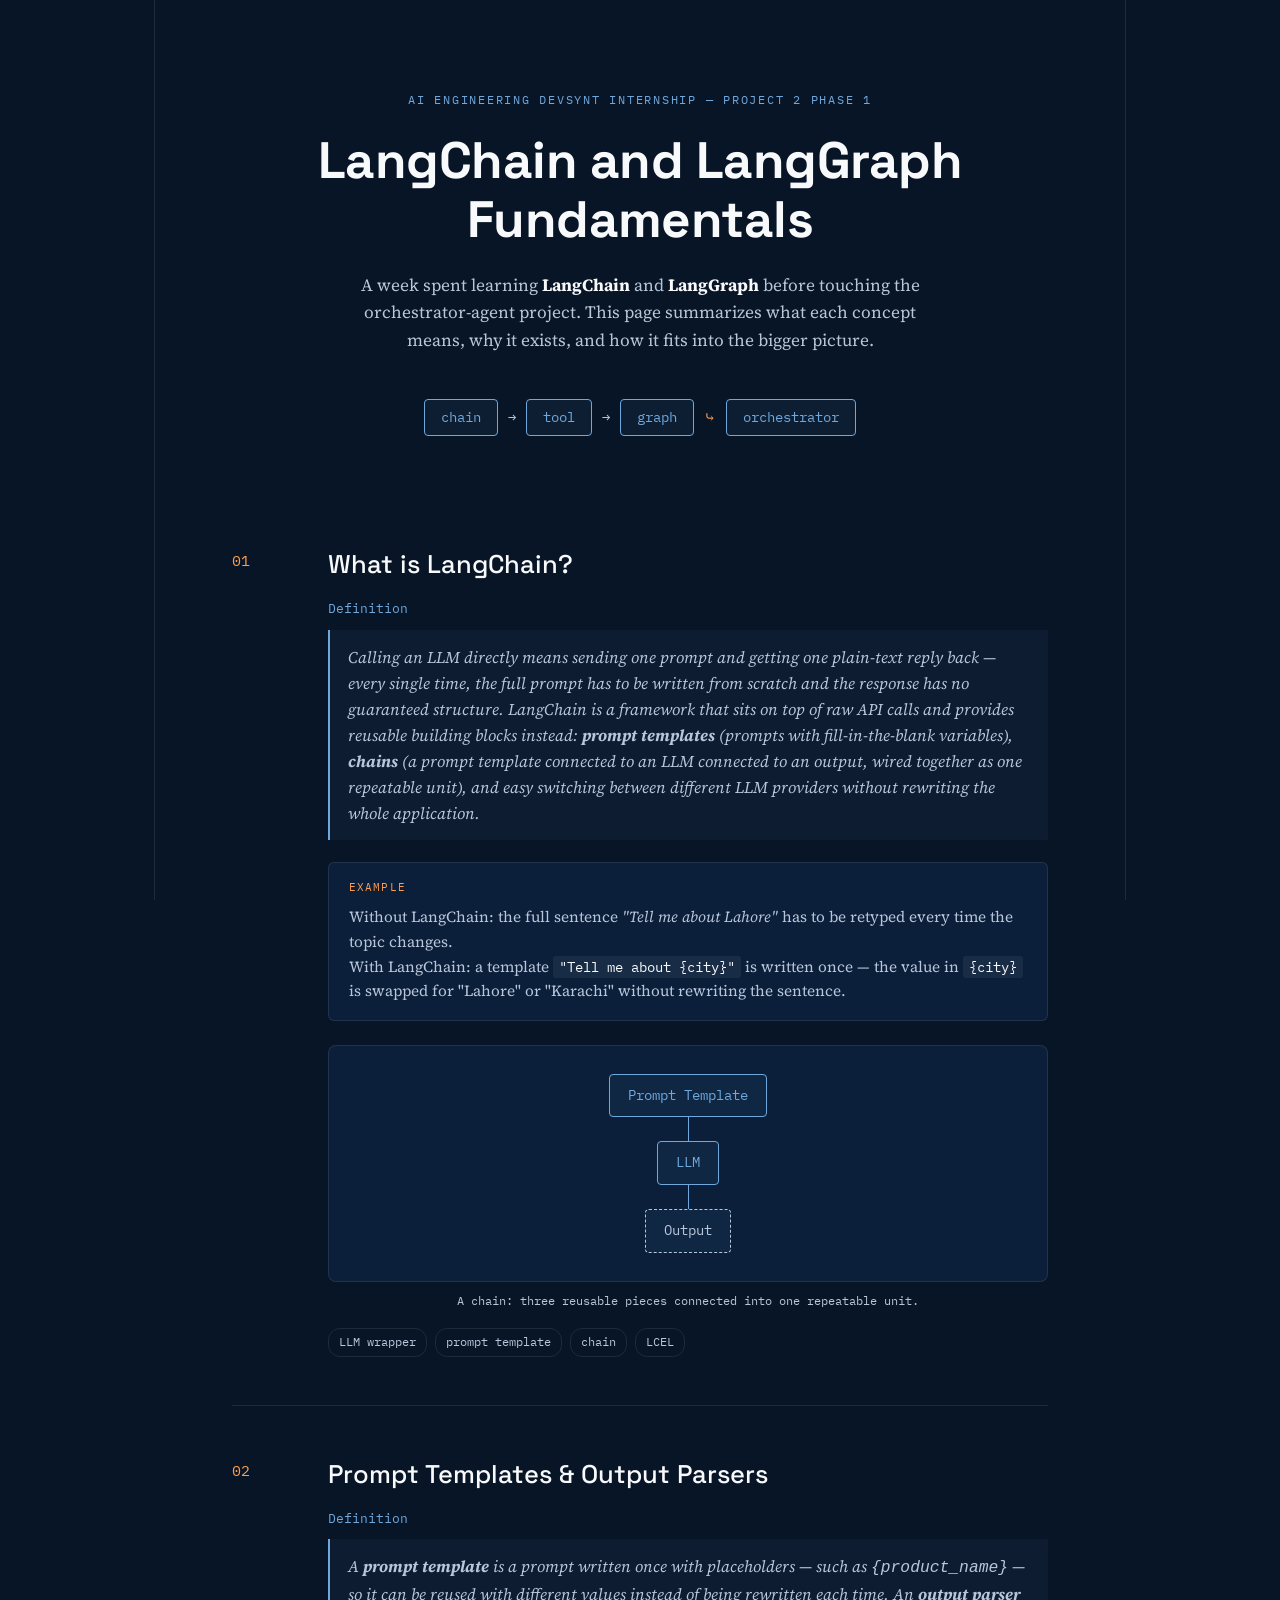
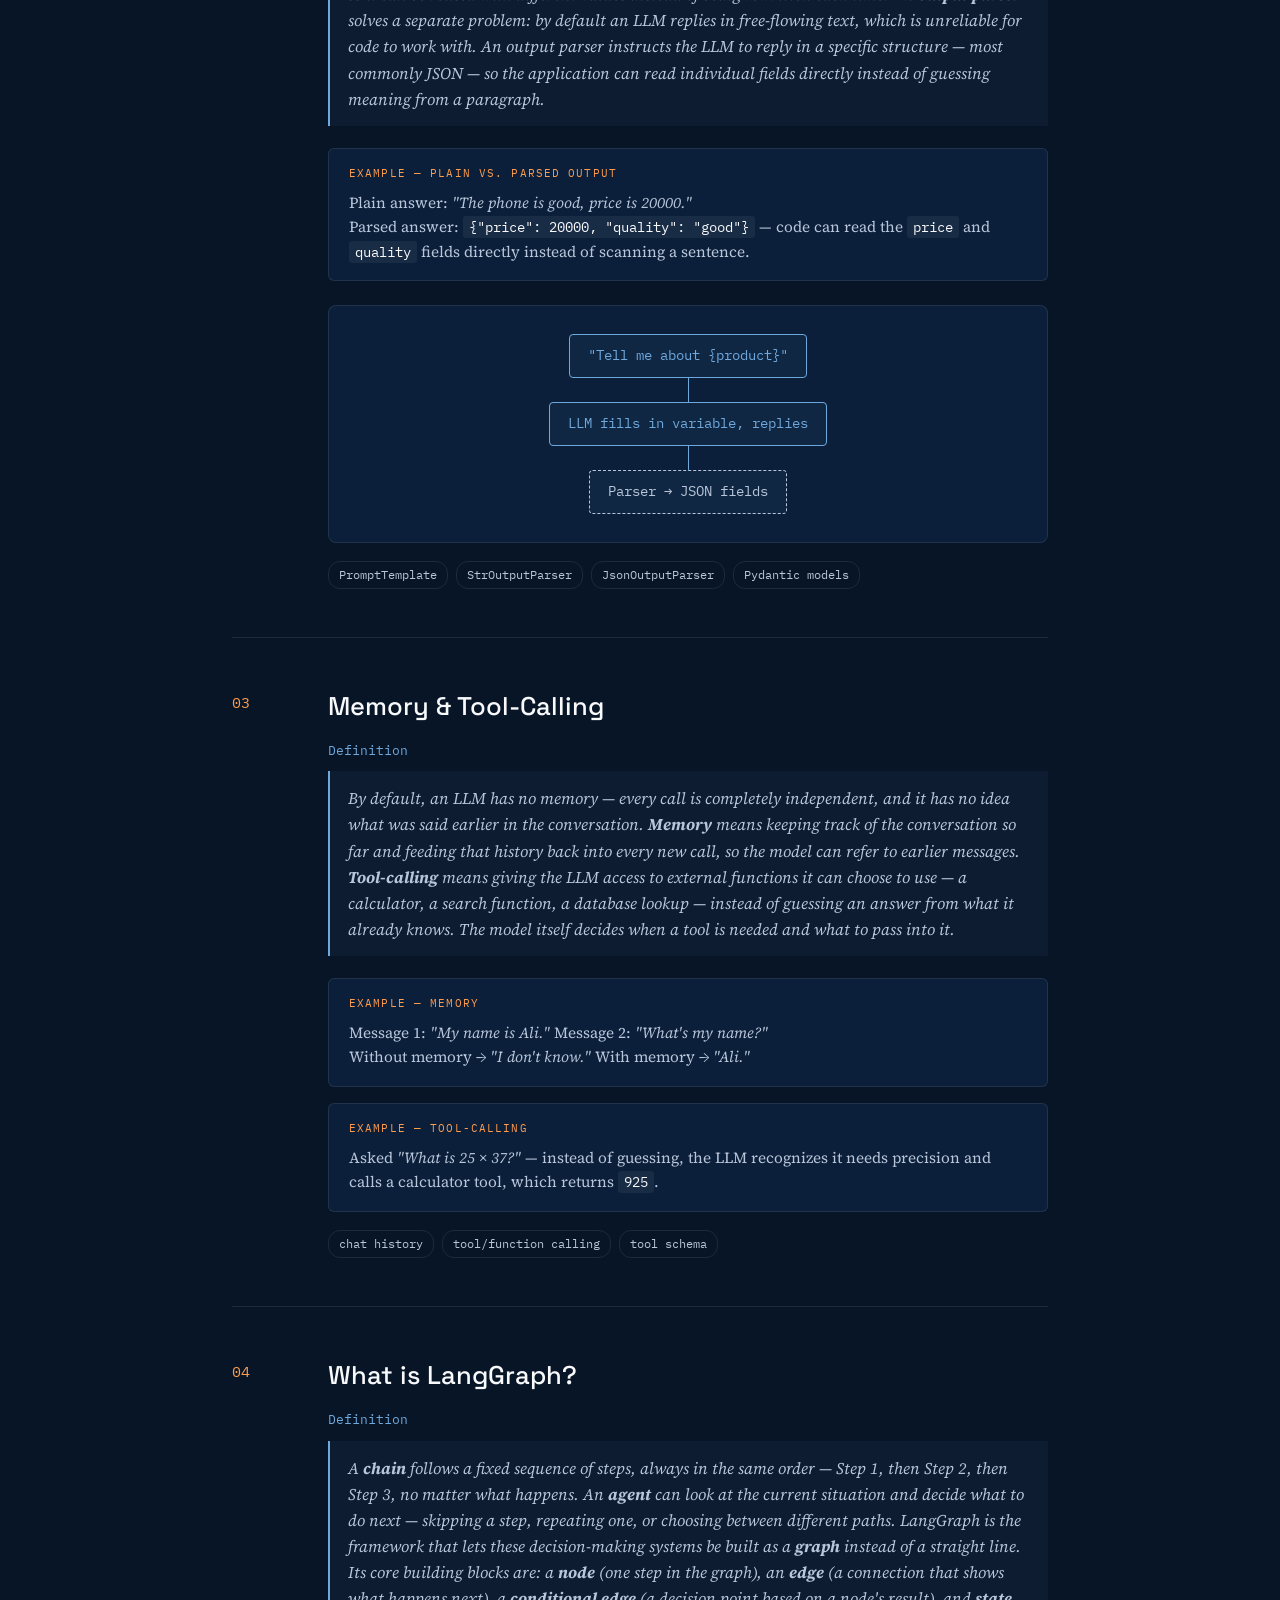
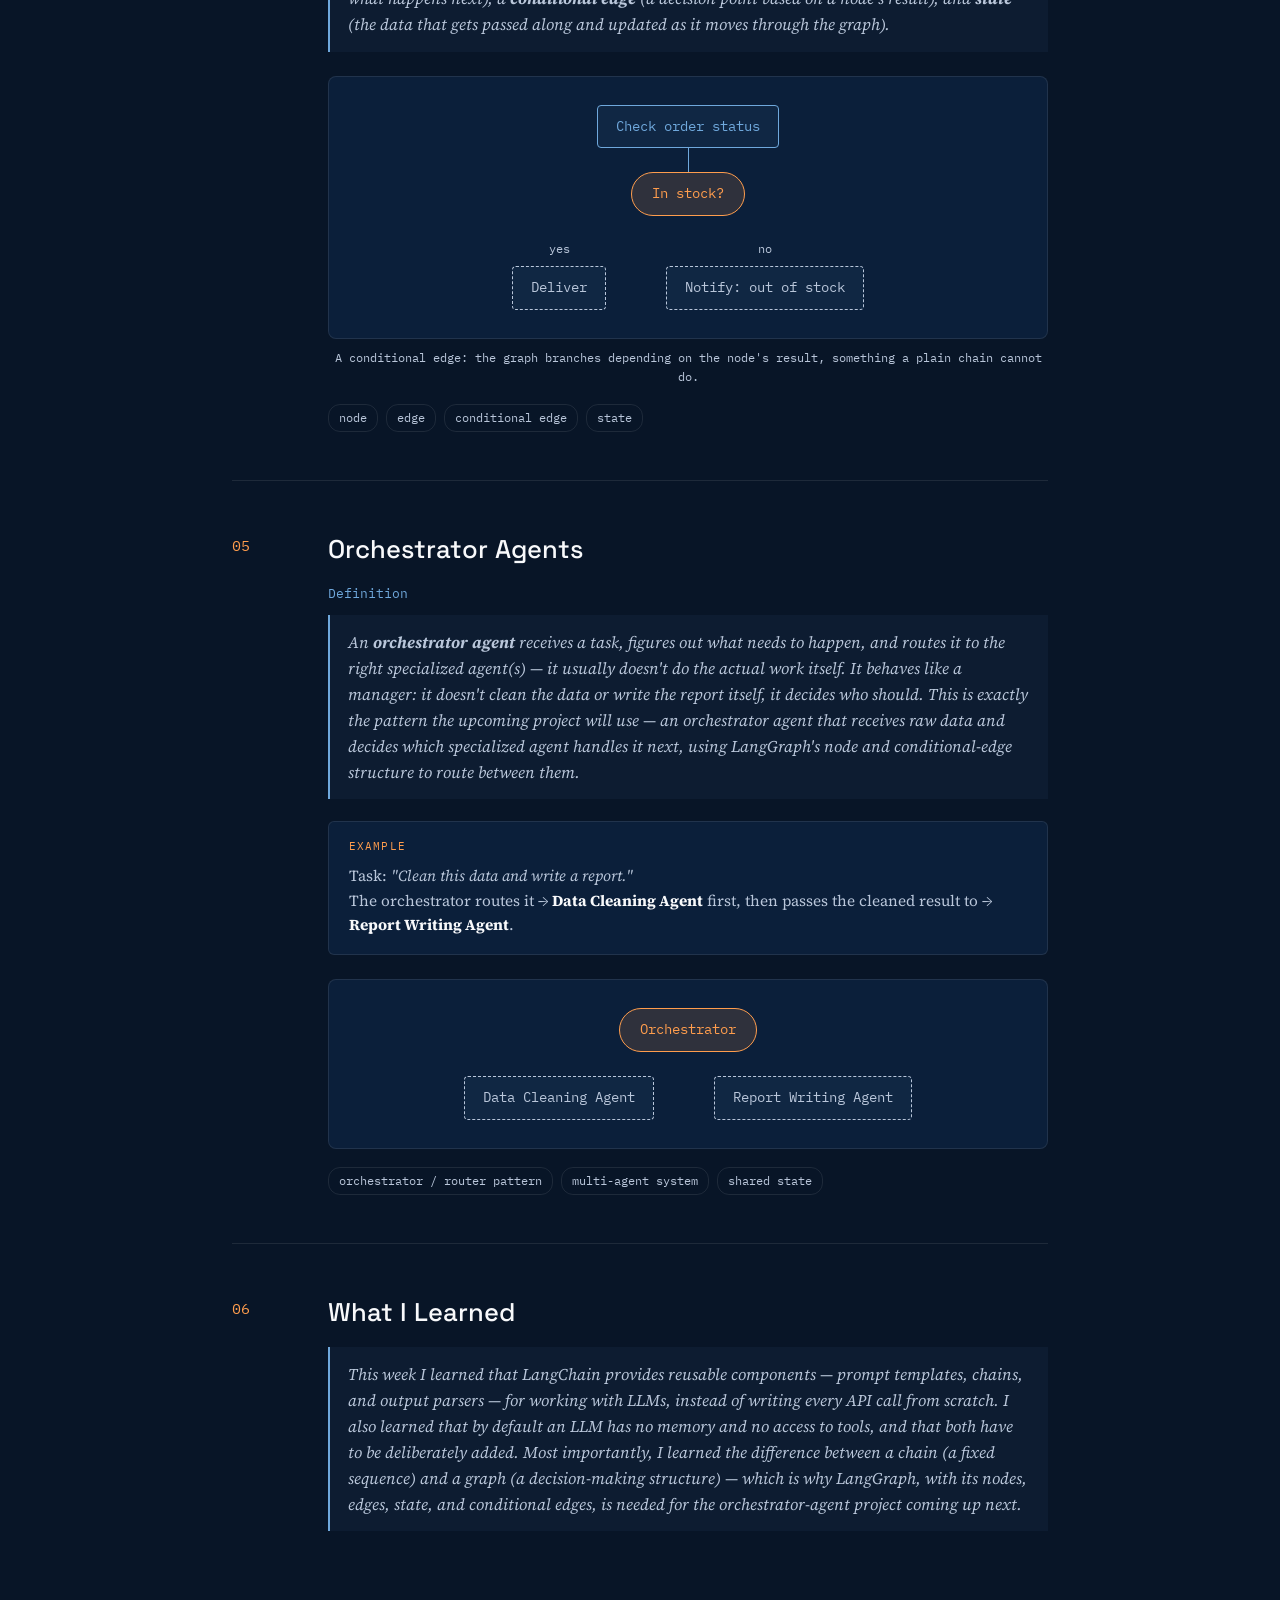
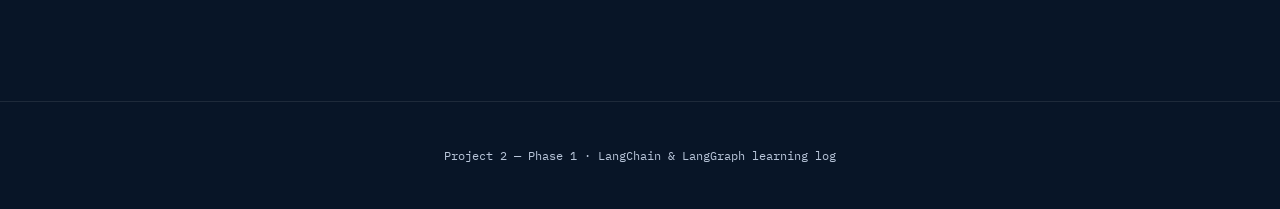
<file: project2-phase1/index.html>
<!DOCTYPE html>
<html lang="en">
<head>
<meta charset="UTF-8">
<meta name="viewport" content="width=device-width, initial-scale=1.0">
<title>LangChain &amp; LangGraph — Learning Log</title>
<link rel="preconnect" href="https://fonts.googleapis.com">
<link href="https://fonts.googleapis.com/css2?family=Space+Grotesk:wght@400;500;700&family=IBM+Plex+Mono:wght@400;500&family=Source+Serif+4:opsz,wght@8..60,400;8..60,600&display=swap" rel="stylesheet">
<link rel="stylesheet" href="style.css">
</head>
<body>

<div class="grid-line grid-line-1"></div>
<div class="grid-line grid-line-2"></div>

<header class="hero">
  <p class="eyebrow">AI Engineering DevSynt Internship — Project 2 Phase 1</p>
  <h1>LangChain and LangGraph Fundamentals</h1>
  <p class="hero-sub">A week spent learning <strong>LangChain</strong> and <strong>LangGraph</strong> before touching the orchestrator-agent project. This page summarizes what each concept means, why it exists, and how it fits into the bigger picture.</p>
  <div class="hero-path">
    <span class="node">chain</span>
    <span class="arrow">→</span>
    <span class="node">tool</span>
    <span class="arrow">→</span>
    <span class="node node-decision">graph</span>
    <span class="arrow arrow-split">⤷</span>
    <span class="node node-end">orchestrator</span>
  </div>
</header>

<main>

  <section class="concept" id="langchain">
    <div class="concept-index">01</div>
    <div class="concept-body">
      <h2>What is LangChain?</h2>
      <p class="prompt-hint">Definition</p>
      <p class="fill">Calling an LLM directly means sending one prompt and getting one plain-text reply back — every single time, the full prompt has to be written from scratch and the response has no guaranteed structure. LangChain is a framework that sits on top of raw API calls and provides reusable building blocks instead: <strong>prompt templates</strong> (prompts with fill-in-the-blank variables), <strong>chains</strong> (a prompt template connected to an LLM connected to an output, wired together as one repeatable unit), and easy switching between different LLM providers without rewriting the whole application.</p>
      <div class="example-box">
        <span class="example-label">Example</span>
        <p>Without LangChain: the full sentence <em>"Tell me about Lahore"</em> has to be retyped every time the topic changes.<br>
        With LangChain: a template <code>"Tell me about {city}"</code> is written once — the value in <code>{city}</code> is swapped for "Lahore" or "Karachi" without rewriting the sentence.</p>
      </div>
      <div class="diagram">
        <div class="dnode">Prompt Template</div>
        <div class="dline"></div>
        <div class="dnode">LLM</div>
        <div class="dline"></div>
        <div class="dnode dnode-end">Output</div>
      </div>
      <p class="caption">A chain: three reusable pieces connected into one repeatable unit.</p>
      <div class="terms">
        <span>LLM wrapper</span><span>prompt template</span><span>chain</span><span>LCEL</span>
      </div>
    </div>
  </section>

  <section class="concept" id="prompts">
    <div class="concept-index">02</div>
    <div class="concept-body">
      <h2>Prompt Templates &amp; Output Parsers</h2>
      <p class="prompt-hint">Definition</p>
      <p class="fill">A <strong>prompt template</strong> is a prompt written once with placeholders — such as <code>{product_name}</code> — so it can be reused with different values instead of being rewritten each time. An <strong>output parser</strong> solves a separate problem: by default an LLM replies in free-flowing text, which is unreliable for code to work with. An output parser instructs the LLM to reply in a specific structure — most commonly JSON — so the application can read individual fields directly instead of guessing meaning from a paragraph.</p>
      <div class="example-box">
        <span class="example-label">Example — Plain vs. Parsed Output</span>
        <p>Plain answer: <em>"The phone is good, price is 20000."</em><br>
        Parsed answer: <code>{"price": 20000, "quality": "good"}</code> — code can read the <code>price</code> and <code>quality</code> fields directly instead of scanning a sentence.</p>
      </div>
      <div class="diagram">
        <div class="dnode">"Tell me about {product}"</div>
        <div class="dline"></div>
        <div class="dnode">LLM fills in variable, replies</div>
        <div class="dline"></div>
        <div class="dnode dnode-end">Parser → JSON fields</div>
      </div>
      <div class="terms">
        <span>PromptTemplate</span><span>StrOutputParser</span><span>JsonOutputParser</span><span>Pydantic models</span>
      </div>
    </div>
  </section>

  <section class="concept" id="memory-tools">
    <div class="concept-index">03</div>
    <div class="concept-body">
      <h2>Memory &amp; Tool-Calling</h2>
      <p class="prompt-hint">Definition</p>
      <p class="fill">By default, an LLM has no memory — every call is completely independent, and it has no idea what was said earlier in the conversation. <strong>Memory</strong> means keeping track of the conversation so far and feeding that history back into every new call, so the model can refer to earlier messages. <strong>Tool-calling</strong> means giving the LLM access to external functions it can choose to use — a calculator, a search function, a database lookup — instead of guessing an answer from what it already knows. The model itself decides when a tool is needed and what to pass into it.</p>
      <div class="example-box">
        <span class="example-label">Example — Memory</span>
        <p>Message 1: <em>"My name is Ali."</em> Message 2: <em>"What's my name?"</em><br>
        Without memory → <em>"I don't know."</em> With memory → <em>"Ali."</em></p>
      </div>
      <div class="example-box">
        <span class="example-label">Example — Tool-Calling</span>
        <p>Asked <em>"What is 25 × 37?"</em> — instead of guessing, the LLM recognizes it needs precision and calls a calculator tool, which returns <code>925</code>.</p>
      </div>
      <div class="terms">
        <span>chat history</span><span>tool/function calling</span><span>tool schema</span>
      </div>
    </div>
  </section>

  <section class="concept concept-graph" id="langgraph">
    <div class="concept-index">04</div>
    <div class="concept-body">
      <h2>What is LangGraph?</h2>
      <p class="prompt-hint">Definition</p>
      <p class="fill">A <strong>chain</strong> follows a fixed sequence of steps, always in the same order — Step 1, then Step 2, then Step 3, no matter what happens. An <strong>agent</strong> can look at the current situation and decide what to do next — skipping a step, repeating one, or choosing between different paths. LangGraph is the framework that lets these decision-making systems be built as a <strong>graph</strong> instead of a straight line. Its core building blocks are: a <strong>node</strong> (one step in the graph), an <strong>edge</strong> (a connection that shows what happens next), a <strong>conditional edge</strong> (a decision point based on a node's result), and <strong>state</strong> (the data that gets passed along and updated as it moves through the graph).</p>

      <div class="diagram">
        <div class="dnode">Check order status</div>
        <div class="dline"></div>
        <div class="ddecision">In stock?</div>
        <div class="dbranch">
          <div class="dbranch-path">
            <span class="dlabel">yes</span>
            <div class="dnode dnode-end">Deliver</div>
          </div>
          <div class="dbranch-path">
            <span class="dlabel">no</span>
            <div class="dnode dnode-end">Notify: out of stock</div>
          </div>
        </div>
      </div>
      <p class="caption">A conditional edge: the graph branches depending on the node's result, something a plain chain cannot do.</p>

      <div class="terms">
        <span>node</span><span>edge</span><span>conditional edge</span><span>state</span>
      </div>
    </div>
  </section>

  <section class="concept" id="orchestrator">
    <div class="concept-index">05</div>
    <div class="concept-body">
      <h2>Orchestrator Agents</h2>
      <p class="prompt-hint">Definition</p>
      <p class="fill">An <strong>orchestrator agent</strong> receives a task, figures out what needs to happen, and routes it to the right specialized agent(s) — it usually doesn't do the actual work itself. It behaves like a manager: it doesn't clean the data or write the report itself, it decides who should. This is exactly the pattern the upcoming project will use — an orchestrator agent that receives raw data and decides which specialized agent handles it next, using LangGraph's node and conditional-edge structure to route between them.</p>
      <div class="example-box">
        <span class="example-label">Example</span>
        <p>Task: <em>"Clean this data and write a report."</em><br>
        The orchestrator routes it → <strong>Data Cleaning Agent</strong> first, then passes the cleaned result to → <strong>Report Writing Agent</strong>.</p>
      </div>
      <div class="diagram">
        <div class="dnode ddecision">Orchestrator</div>
        <div class="dbranch">
          <div class="dbranch-path">
            <div class="dnode dnode-end">Data Cleaning Agent</div>
          </div>
          <div class="dbranch-path">
            <div class="dnode dnode-end">Report Writing Agent</div>
          </div>
        </div>
      </div>
      <div class="terms">
        <span>orchestrator / router pattern</span><span>multi-agent system</span><span>shared state</span>
      </div>
    </div>
  </section>

  <section class="concept" id="learned">
    <div class="concept-index">06</div>
    <div class="concept-body">
      <h2>What I Learned</h2>
      <p class="fill">This week I learned that LangChain provides reusable components — prompt templates, chains, and output parsers — for working with LLMs, instead of writing every API call from scratch. I also learned that by default an LLM has no memory and no access to tools, and that both have to be deliberately added. Most importantly, I learned the difference between a chain (a fixed sequence) and a graph (a decision-making structure) — which is why LangGraph, with its nodes, edges, state, and conditional edges, is needed for the orchestrator-agent project coming up next.</p>
    </div>
  </section>

</main>

<footer>
  <p>Project 2 — Phase 1 · LangChain &amp; LangGraph learning log</p>
</footer>

</body>
</html>
</file>
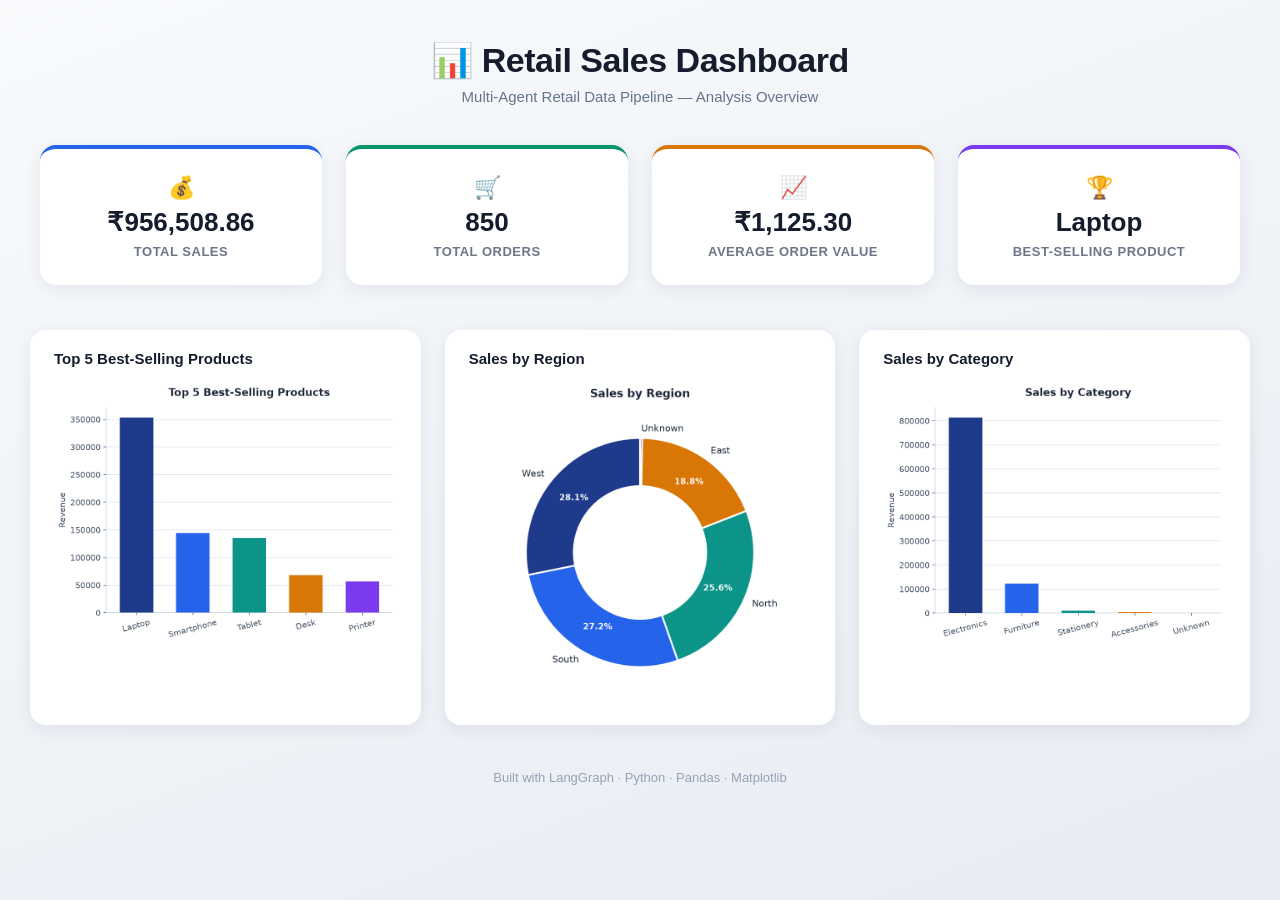
<file: project2-phase2/dashboard/index.html>
<!DOCTYPE html>
<html lang="en">
<head>
<meta charset="UTF-8">
<title>Retail Sales Dashboard</title>
<style>
    * {
        box-sizing: border-box;
    }

    body {
        font-family: 'Segoe UI', Arial, sans-serif;
        background: linear-gradient(160deg, #f8fafc 0%, #e8ecf3 100%);
        margin: 0;
        padding: 40px 30px;
        min-height: 100vh;
    }

    .header {
        text-align: center;
        margin-bottom: 40px;
    }

    .header h1 {
        color: #141c2d;
        font-size: 34px;
        margin: 0;
        letter-spacing: -0.5px;
    }

    .header p {
        color: #64748b;
        font-size: 15px;
        margin-top: 8px;
    }

    .cards {
        display: flex;
        justify-content: center;
        gap: 24px;
        flex-wrap: wrap;
        margin-bottom: 45px;
        max-width: 1200px;
        margin-left: auto;
        margin-right: auto;
    }

    .card {
        background: #ffffff;
        border-radius: 16px;
        padding: 26px 34px;
        box-shadow: 0 4px 18px rgba(20, 28, 45, 0.08);
        text-align: center;
        min-width: 210px;
        flex: 1;
        border-top: 4px solid var(--accent, #2563eb);
        transition: transform 0.15s ease;
    }

    .card:hover {
        transform: translateY(-4px);
    }

    .card .icon {
        font-size: 22px;
        margin-bottom: 6px;
    }

    .card h2 {
        margin: 4px 0 0;
        color: #141c2d;
        font-size: 26px;
        font-weight: 700;
    }

    .card p {
        margin: 6px 0 0;
        color: #6b7686;
        font-size: 13px;
        text-transform: uppercase;
        letter-spacing: 0.5px;
        font-weight: 600;
    }

    .card.sales { --accent: #2563eb; }
    .card.orders { --accent: #059669; }
    .card.avg { --accent: #d97706; }
    .card.top { --accent: #7c3aed; }

    .charts {
        display: flex;
        justify-content: center;
        gap: 24px;
        flex-wrap: wrap;
        max-width: 1300px;
        margin: 0 auto;
    }

    .chart-card {
        background: #ffffff;
        border-radius: 16px;
        padding: 20px;
        box-shadow: 0 4px 18px rgba(20, 28, 45, 0.08);
        flex: 1;
        min-width: 340px;
        max-width: 420px;
    }

    .chart-card h3 {
        color: #141c2d;
        font-size: 15px;
        margin: 0 0 12px 4px;
        font-weight: 600;
    }

    .chart-card img {
        width: 100%;
        border-radius: 10px;
        display: block;
    }

    .footer {
        text-align: center;
        margin-top: 45px;
        color: #94a3b8;
        font-size: 13px;
    }
</style>
</head>
<body>

<div class="header">
    <h1>📊 Retail Sales Dashboard</h1>
    <p>Multi-Agent Retail Data Pipeline — Analysis Overview</p>
</div>

<div class="cards">
    <div class="card sales">
        <div class="icon">💰</div>
        <h2>₹956,508.86</h2>
        <p>Total Sales</p>
    </div>
    <div class="card orders">
        <div class="icon">🛒</div>
        <h2>850</h2>
        <p>Total Orders</p>
    </div>
    <div class="card avg">
        <div class="icon">📈</div>
        <h2>₹1,125.30</h2>
        <p>Average Order Value</p>
    </div>
    <div class="card top">
        <div class="icon">🏆</div>
        <h2>Laptop</h2>
        <p>Best-Selling Product</p>
    </div>
</div>

<div class="charts">
    <div class="chart-card">
        <h3>Top 5 Best-Selling Products</h3>
        <img src="../assets/top_products.png" alt="Top Products">
    </div>
    <div class="chart-card">
        <h3>Sales by Region</h3>
        <img src="../assets/sales_by_region.png" alt="Sales by Region">
    </div>
    <div class="chart-card">
        <h3>Sales by Category</h3>
        <img src="../assets/sales_by_category.png" alt="Sales by Category">
    </div>
</div>

<div class="footer">
    Built with LangGraph &middot; Python &middot; Pandas &middot; Matplotlib
</div>

</body>
</html>
</file>
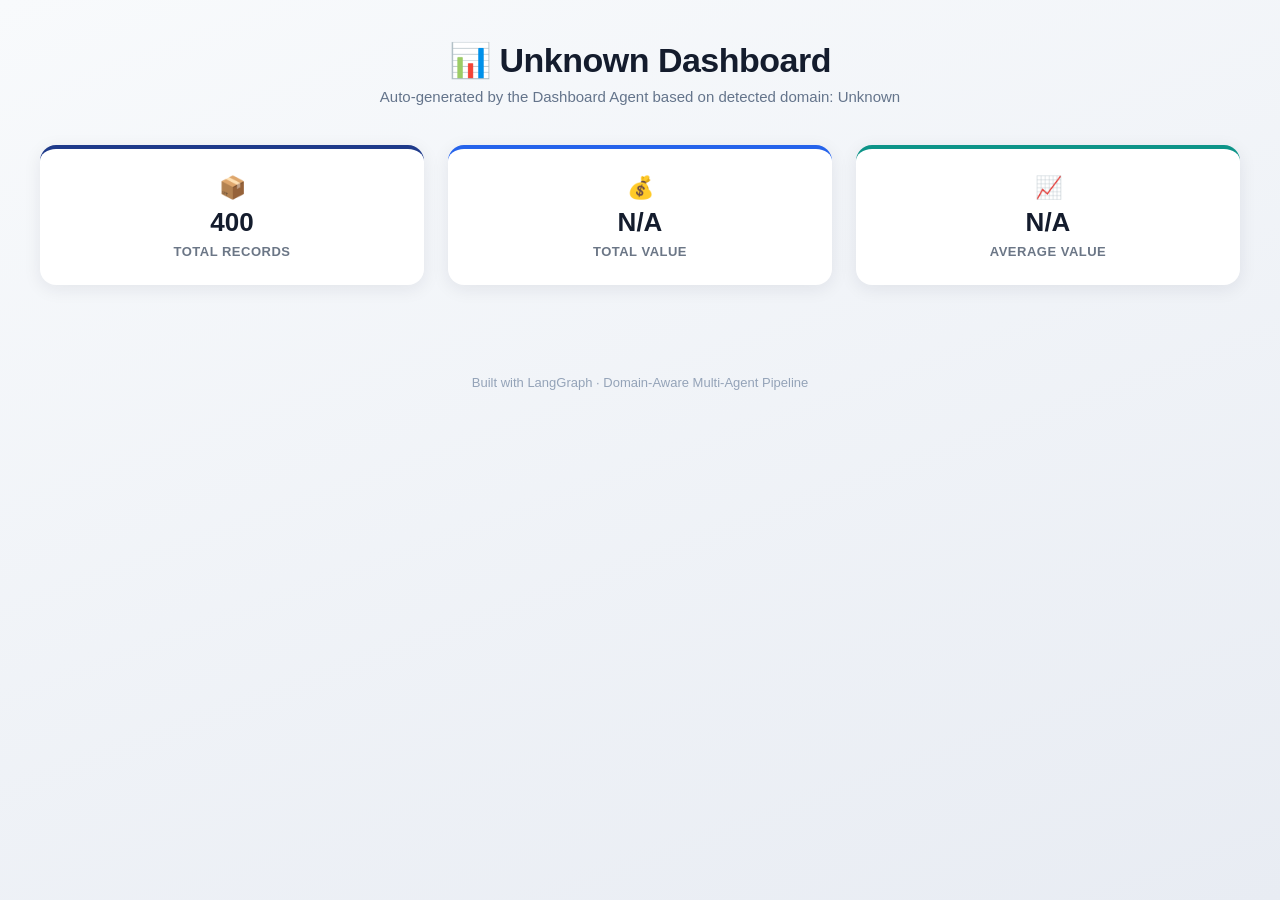
<file: project2-phase3/dashboard/index.html>
<!DOCTYPE html>
<html lang="en">
<head>
<meta charset="UTF-8">
<title>Unknown Dashboard</title>
<style>
    * { box-sizing: border-box; }
    body {
        font-family: 'Segoe UI', Arial, sans-serif;
        background: linear-gradient(160deg, #f8fafc 0%, #e8ecf3 100%);
        margin: 0;
        padding: 40px 30px;
        min-height: 100vh;
    }
    .header { text-align: center; margin-bottom: 40px; }
    .header h1 { color: #141c2d; font-size: 34px; margin: 0; letter-spacing: -0.5px; }
    .header p { color: #64748b; font-size: 15px; margin-top: 8px; }
    .cards {
        display: flex; justify-content: center; gap: 24px; flex-wrap: wrap;
        margin-bottom: 45px; max-width: 1200px; margin-left: auto; margin-right: auto;
    }
    .card {
        background: #ffffff; border-radius: 16px; padding: 26px 34px;
        box-shadow: 0 4px 18px rgba(20, 28, 45, 0.08); text-align: center;
        min-width: 210px; flex: 1; border-top: 4px solid var(--accent, #2563eb);
    }
    .card .icon { font-size: 22px; margin-bottom: 6px; }
    .card h2 { margin: 4px 0 0; color: #141c2d; font-size: 26px; font-weight: 700; }
    .card p {
        margin: 6px 0 0; color: #6b7686; font-size: 13px;
        text-transform: uppercase; letter-spacing: 0.5px; font-weight: 600;
    }
    .card.c1 { --accent: #1e3a8a; }
    .card.c2 { --accent: #2563eb; }
    .card.c3 { --accent: #0d9488; }
    .charts {
        display: flex; justify-content: center; gap: 24px; flex-wrap: wrap;
        max-width: 1300px; margin: 0 auto;
    }
    .chart-card {
        background: #ffffff; border-radius: 16px; padding: 20px;
        box-shadow: 0 4px 18px rgba(20, 28, 45, 0.08); flex: 1;
        min-width: 340px; max-width: 420px;
    }
    .chart-card h3 { color: #141c2d; font-size: 15px; margin: 0 0 12px 4px; font-weight: 600; }
    .chart-card img { width: 100%; border-radius: 10px; display: block; }
    .footer { text-align: center; margin-top: 45px; color: #94a3b8; font-size: 13px; }
</style>
</head>
<body>

<div class="header">
    <h1>📊 Unknown Dashboard</h1>
    <p>Auto-generated by the Dashboard Agent based on detected domain: Unknown</p>
</div>

<div class="cards">
    <div class="card c1">
        <div class="icon">📦</div>
        <h2>400</h2>
        <p>Total Records</p>
    </div>
    <div class="card c2">
        <div class="icon">💰</div>
        <h2>N/A</h2>
        <p>Total Value</p>
    </div>
    <div class="card c3">
        <div class="icon">📈</div>
        <h2>N/A</h2>
        <p>Average Value</p>
    </div>
</div>

<div class="charts">
</div>

<div class="footer">
    Built with LangGraph &middot; Domain-Aware Multi-Agent Pipeline
</div>

</body>
</html>
</file>
<file: project2-phase1/style.css>
/* ---------- Tokens ---------- */
:root {
  --ink: #0b1f3a;
  --ink-deep: #081527;
  --paper: #f4f6f9;
  --blue-line: rgba(255,255,255,0.09);
  --accent: #ff9d4d;      /* signature: amber, for decisions/branches */
  --accent-soft: rgba(255,157,77,0.15);
  --wire: #6fa8dc;        /* edges / connective lines */
  --text-soft: #b9c6da;
  --white: #f8f9fb;
  --font-display: 'Space Grotesk', sans-serif;
  --font-body: 'Source Serif 4', serif;
  --font-mono: 'IBM Plex Mono', monospace;
}

* { box-sizing: border-box; }

html { scroll-behavior: smooth; }

body {
  margin: 0;
  background: var(--ink-deep);
  color: var(--white);
  font-family: var(--font-body);
  line-height: 1.6;
  position: relative;
  overflow-x: hidden;
}

@media (prefers-reduced-motion: no-preference) {
  .concept { animation: rise 0.6s ease-out both; }
}
@keyframes rise {
  from { opacity: 0; transform: translateY(14px); }
  to { opacity: 1; transform: translateY(0); }
}

/* faint blueprint grid */
.grid-line { position: fixed; top: 0; bottom: 0; width: 1px; background: var(--blue-line); z-index: 0; }
.grid-line-1 { left: 12%; }
.grid-line-2 { right: 12%; }

/* ---------- Hero ---------- */
.hero {
  max-width: 880px;
  margin: 0 auto;
  padding: 90px 32px 60px;
  text-align: center;
  position: relative;
  z-index: 1;
}

.eyebrow {
  font-family: var(--font-mono);
  font-size: 0.78rem;
  letter-spacing: 0.14em;
  text-transform: uppercase;
  color: var(--wire);
  margin: 0 0 22px;
}

.hero h1 {
  font-family: var(--font-display);
  font-size: clamp(2rem, 5vw, 3.2rem);
  font-weight: 700;
  line-height: 1.15;
  margin: 0 0 22px;
  letter-spacing: -0.01em;
}

.hero-sub {
  font-size: 1.08rem;
  color: var(--text-soft);
  max-width: 600px;
  margin: 0 auto 44px;
}

.hero-sub strong { color: var(--white); }

.hero-path {
  display: flex;
  align-items: center;
  justify-content: center;
  flex-wrap: wrap;
  gap: 10px;
  font-family: var(--font-mono);
  font-size: 0.85rem;
}

.hero-path .node {
  border: 1px solid var(--wire);
  color: var(--wire);
  padding: 7px 16px;
  border-radius: 4px;
  background: rgba(111,168,220,0.06);
}

.node-decision {
  border-color: var(--accent);
  color: var(--accent);
  background: var(--accent-soft);
}

.node-end {
  border-style: dashed;
}

.arrow { color: var(--text-soft); }
.arrow-split { color: var(--accent); }

/* ---------- Main / concept sections ---------- */
main {
  max-width: 880px;
  margin: 0 auto;
  padding: 0 32px 100px;
  position: relative;
  z-index: 1;
}

.concept {
  display: grid;
  grid-template-columns: 72px 1fr;
  gap: 24px;
  padding: 48px 0;
  border-top: 1px solid var(--blue-line);
}

.concept:first-child { border-top: none; }

.concept-index {
  font-family: var(--font-mono);
  font-size: 0.95rem;
  color: var(--accent);
  padding-top: 4px;
}

.concept-body h2 {
  font-family: var(--font-display);
  font-size: 1.6rem;
  font-weight: 500;
  margin: 0 0 14px;
  color: var(--white);
}

.prompt-hint {
  font-family: var(--font-mono);
  font-size: 0.8rem;
  color: var(--wire);
  margin: 0 0 10px;
}

.fill {
  color: var(--text-soft);
  font-style: italic;
  font-size: 1.02rem;
  padding: 14px 18px;
  border-left: 2px solid var(--wire);
  background: rgba(111,168,220,0.05);
  margin: 0 0 22px;
}

.example-box {
  background: var(--ink);
  border: 1px solid var(--blue-line);
  border-radius: 6px;
  padding: 16px 20px;
  margin: 0 0 16px;
  position: relative;
}

.example-label {
  display: block;
  font-family: var(--font-mono);
  font-size: 0.7rem;
  letter-spacing: 0.1em;
  text-transform: uppercase;
  color: var(--accent);
  margin-bottom: 8px;
}

.example-box p { margin: 0; font-size: 0.96rem; color: var(--text-soft); }
.example-box code {
  font-family: var(--font-mono);
  background: rgba(255,255,255,0.06);
  padding: 2px 6px;
  border-radius: 3px;
  color: var(--white);
  font-size: 0.88rem;
}
.example-box strong { color: var(--white); }

.terms {
  display: flex;
  flex-wrap: wrap;
  gap: 8px;
  margin-top: 18px;
}

.terms span {
  font-family: var(--font-mono);
  font-size: 0.72rem;
  color: var(--text-soft);
  border: 1px solid var(--blue-line);
  padding: 4px 10px;
  border-radius: 12px;
}

/* ---------- LangGraph diagram ---------- */
.diagram {
  margin: 24px 0 8px;
  padding: 28px;
  background: var(--ink);
  border: 1px solid var(--blue-line);
  border-radius: 8px;
  display: flex;
  flex-direction: column;
  align-items: center;
}

.dnode {
  font-family: var(--font-mono);
  font-size: 0.85rem;
  border: 1px solid var(--wire);
  color: var(--wire);
  padding: 10px 18px;
  border-radius: 4px;
  background: rgba(111,168,220,0.06);
}

.dline {
  width: 1px;
  height: 24px;
  background: var(--wire);
}

.ddecision {
  font-family: var(--font-mono);
  font-size: 0.85rem;
  border: 1px solid var(--accent);
  color: var(--accent);
  background: var(--accent-soft);
  padding: 10px 20px;
  border-radius: 50px;
  margin-bottom: 4px;
}

.dbranch {
  display: flex;
  gap: 60px;
  margin-top: 20px;
}

.dbranch-path {
  display: flex;
  flex-direction: column;
  align-items: center;
  gap: 8px;
}

.dlabel {
  font-family: var(--font-mono);
  font-size: 0.72rem;
  color: var(--text-soft);
}

.dnode-end { border-style: dashed; color: var(--text-soft); border-color: var(--text-soft); }

.caption {
  text-align: center;
  font-family: var(--font-mono);
  font-size: 0.72rem;
  color: var(--text-soft);
  margin: 10px 0 0;
}

/* ---------- Footer ---------- */
footer {
  text-align: center;
  padding: 32px;
  font-family: var(--font-mono);
  font-size: 0.75rem;
  color: var(--text-soft);
  border-top: 1px solid var(--blue-line);
  position: relative;
  z-index: 1;
}

/* ---------- Responsive ---------- */
@media (max-width: 600px) {
  .concept { grid-template-columns: 1fr; }
  .concept-index { padding-top: 0; }
  .dbranch { gap: 24px; }
  .hero { padding: 60px 20px 40px; }
}

/* keyboard focus visibility */
a:focus-visible, button:focus-visible { outline: 2px solid var(--accent); outline-offset: 2px; }
</file>
